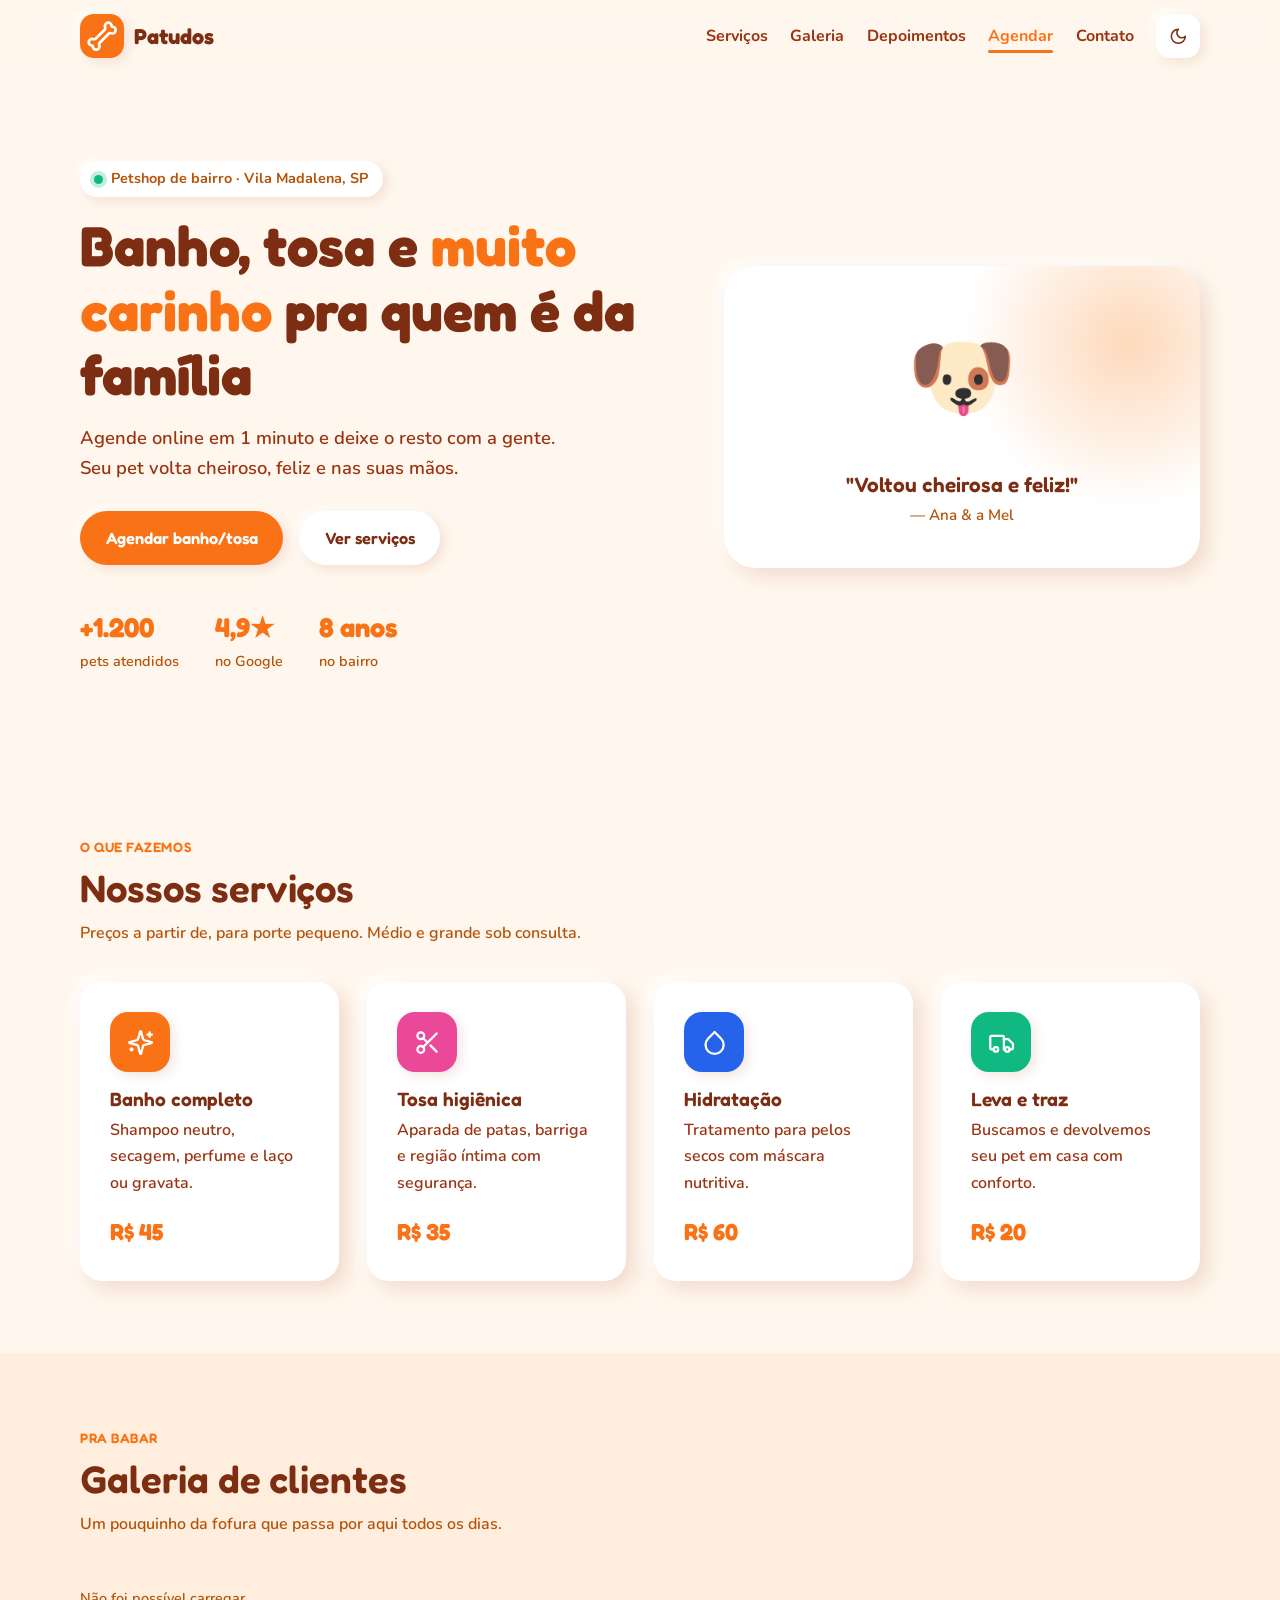
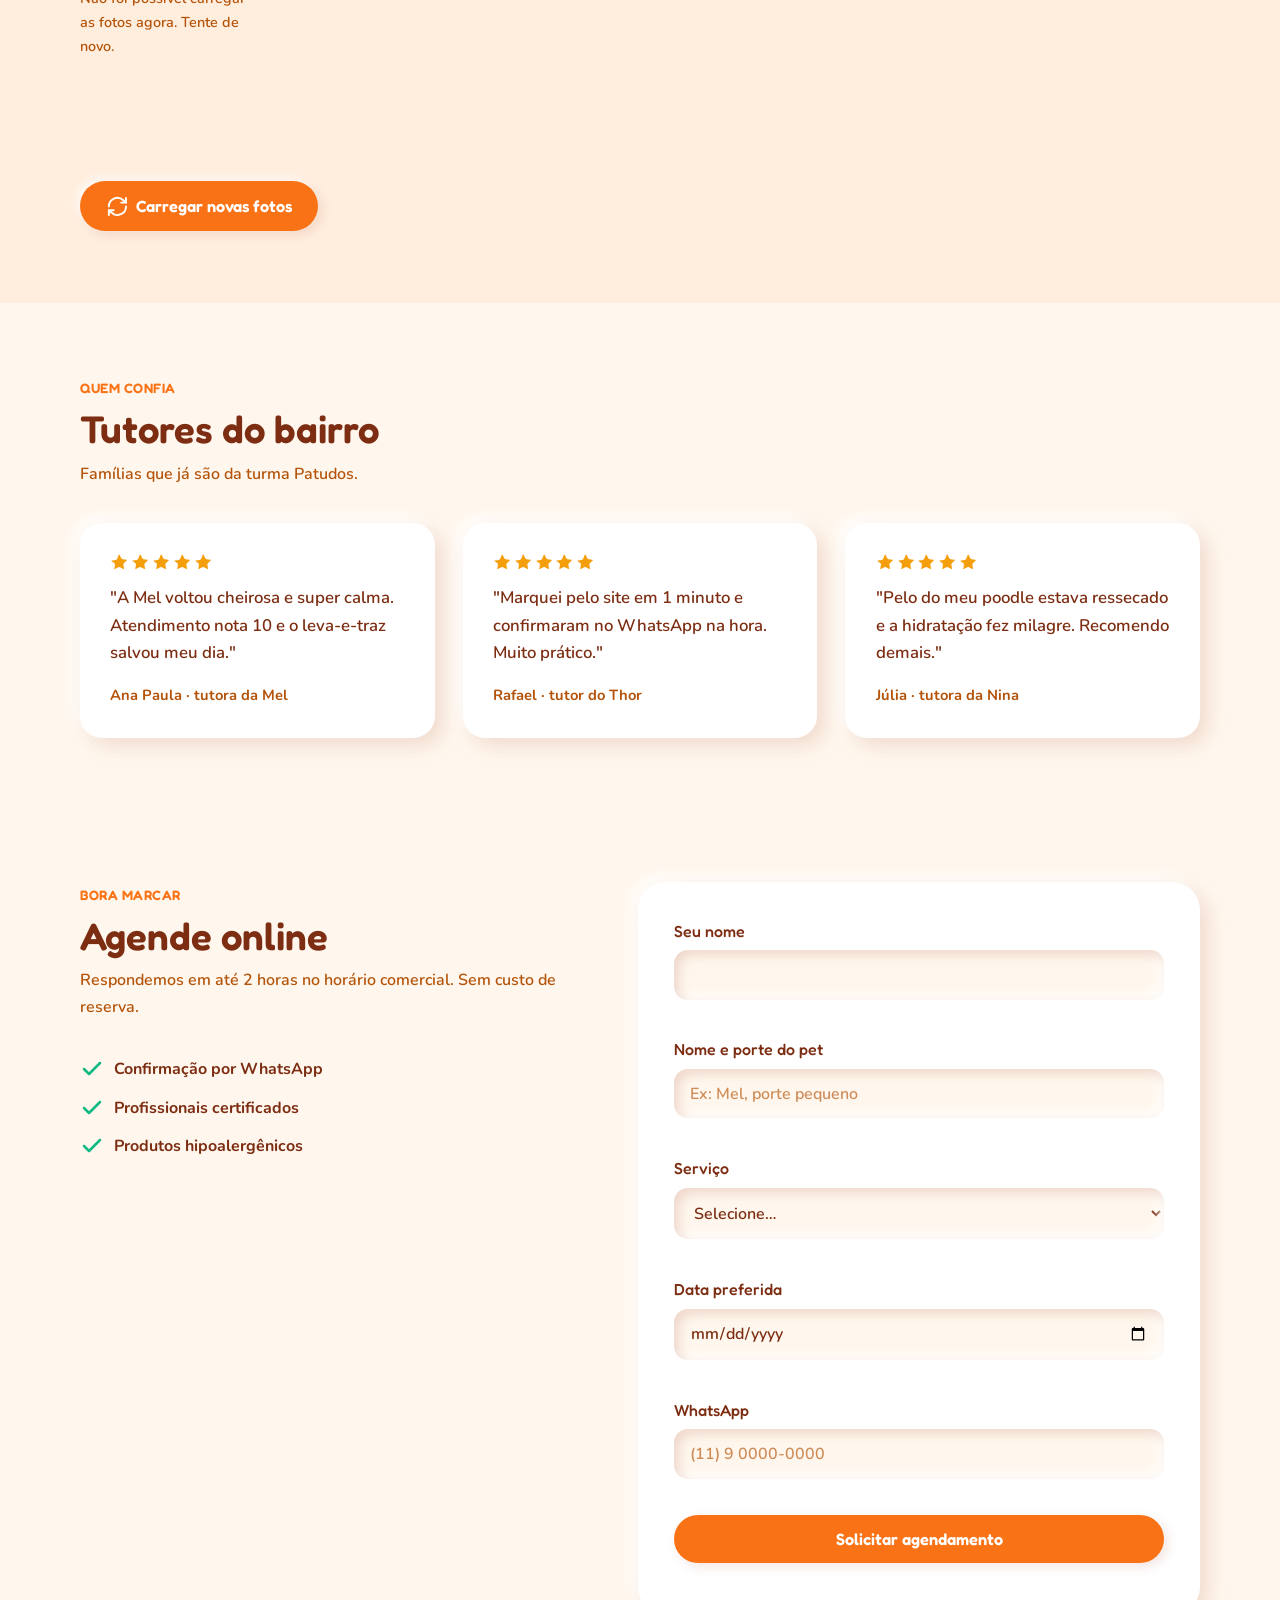
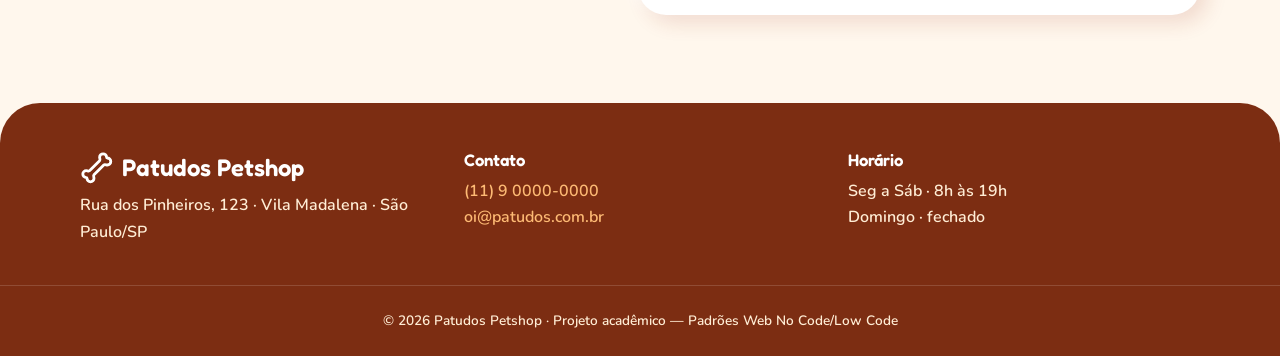
<file: index.html>
<!DOCTYPE html>
<html lang="pt-BR">
<head>
  <meta charset="UTF-8" />
  <meta name="viewport" content="width=device-width, initial-scale=1.0" />
  <meta name="description" content="Patudos Petshop — banho, tosa e cuidados para o seu pet em São Paulo. Agende online com facilidade." />
  <meta name="theme-color" content="#F97316" />
  <title>Patudos Petshop · Banho, Tosa e Carinho</title>

  <!-- Favicon (osso) -->
  <link rel="icon" href="data:image/svg+xml,<svg xmlns='http://www.w3.org/2000/svg' viewBox='0 0 100 100'><text y='.9em' font-size='90'>🦴</text></svg>" />

  <!-- Open Graph -->
  <meta property="og:type" content="website" />
  <meta property="og:title" content="Patudos Petshop · Banho, Tosa e Carinho" />
  <meta property="og:description" content="Agende banho e tosa online para o seu pet em 1 minuto." />
  <meta property="og:locale" content="pt_BR" />

  <!-- Fontes: Fredoka (títulos) + Nunito (corpo) -->
  <link rel="preconnect" href="https://fonts.googleapis.com" />
  <link rel="preconnect" href="https://fonts.gstatic.com" crossorigin />
  <link href="https://fonts.googleapis.com/css2?family=Fredoka:wght@500;600;700&family=Nunito:wght@400;600;700&display=swap" rel="stylesheet" />

  <link rel="preconnect" href="https://dog.ceo" />
  <link rel="stylesheet" href="styles.css" />
</head>
<body>
  <!-- ====== Sprite de ícones SVG (estilo Lucide, stroke 2) ====== -->
  <svg width="0" height="0" style="position:absolute" aria-hidden="true" focusable="false">
    <symbol id="ic-bone" viewBox="0 0 24 24" fill="none" stroke="currentColor" stroke-width="2" stroke-linecap="round" stroke-linejoin="round">
      <path d="M17 10c.7-.7 1.69 0 2.5 0a2.5 2.5 0 1 0 0-5 .5.5 0 0 1-.5-.5 2.5 2.5 0 1 0-5 0c0 .81.7 1.8 0 2.5l-7 7c-.7.7-1.69 0-2.5 0a2.5 2.5 0 0 0 0 5c.28 0 .5.22.5.5a2.5 2.5 0 1 0 5 0c0-.81-.7-1.8 0-2.5z"/>
    </symbol>
    <symbol id="ic-sparkles" viewBox="0 0 24 24" fill="none" stroke="currentColor" stroke-width="2" stroke-linecap="round" stroke-linejoin="round">
      <path d="M9.937 15.5A2 2 0 0 0 8.5 14.063l-6.135-1.582a.5.5 0 0 1 0-.962L8.5 9.936A2 2 0 0 0 9.937 8.5l1.582-6.135a.5.5 0 0 1 .962 0L14.063 8.5A2 2 0 0 0 15.5 9.937l6.135 1.581a.5.5 0 0 1 0 .964L15.5 14.063a2 2 0 0 0-1.437 1.437l-1.582 6.135a.5.5 0 0 1-.962 0z"/>
      <path d="M20 3v4M22 5h-4M4 17v2M5 18H3"/>
    </symbol>
    <symbol id="ic-scissors" viewBox="0 0 24 24" fill="none" stroke="currentColor" stroke-width="2" stroke-linecap="round" stroke-linejoin="round">
      <circle cx="6" cy="6" r="3"/><circle cx="6" cy="18" r="3"/>
      <path d="M20 4 8.12 15.88M14.47 14.48 20 20M8.12 8.12 12 12"/>
    </symbol>
    <symbol id="ic-droplet" viewBox="0 0 24 24" fill="none" stroke="currentColor" stroke-width="2" stroke-linecap="round" stroke-linejoin="round">
      <path d="M12 2.69l5.66 5.66a8 8 0 1 1-11.31 0z"/>
    </symbol>
    <symbol id="ic-truck" viewBox="0 0 24 24" fill="none" stroke="currentColor" stroke-width="2" stroke-linecap="round" stroke-linejoin="round">
      <path d="M5 18H3c-.6 0-1-.4-1-1V7c0-.6.4-1 1-1h10c.6 0 1 .4 1 1v11"/>
      <path d="M14 9h4l4 4v4c0 .6-.4 1-1 1h-2"/>
      <circle cx="7" cy="18" r="2"/><circle cx="17" cy="18" r="2"/>
    </symbol>
    <symbol id="ic-star" viewBox="0 0 24 24" fill="currentColor" stroke="none">
      <path d="M11.5 2.3a.5.5 0 0 1 .95 0l2.3 4.68a2.1 2.1 0 0 0 1.6 1.16l5.17.75a.53.53 0 0 1 .29.9l-3.74 3.64a2.1 2.1 0 0 0-.61 1.88l.88 5.14a.53.53 0 0 1-.77.56l-4.62-2.43a2.1 2.1 0 0 0-1.97 0l-4.62 2.43a.53.53 0 0 1-.77-.56l.88-5.14a2.1 2.1 0 0 0-.61-1.88L2.16 10.7a.53.53 0 0 1 .29-.9l5.17-.76a2.1 2.1 0 0 0 1.6-1.16z"/>
    </symbol>
    <symbol id="ic-check" viewBox="0 0 24 24" fill="none" stroke="currentColor" stroke-width="2.5" stroke-linecap="round" stroke-linejoin="round">
      <path d="M20 6 9 17l-5-5"/>
    </symbol>
    <symbol id="ic-refresh" viewBox="0 0 24 24" fill="none" stroke="currentColor" stroke-width="2" stroke-linecap="round" stroke-linejoin="round">
      <path d="M3 12a9 9 0 0 1 15-6.7L21 8"/><path d="M21 3v5h-5"/>
      <path d="M21 12a9 9 0 0 1-15 6.7L3 16"/><path d="M3 21v-5h5"/>
    </symbol>
    <symbol id="ic-sun" viewBox="0 0 24 24" fill="none" stroke="currentColor" stroke-width="2" stroke-linecap="round" stroke-linejoin="round">
      <circle cx="12" cy="12" r="4"/>
      <path d="M12 2v2M12 20v2M4.93 4.93l1.41 1.41M17.66 17.66l1.41 1.41M2 12h2M20 12h2M6.34 17.66l-1.41 1.41M19.07 4.93l-1.41 1.41"/>
    </symbol>
    <symbol id="ic-moon" viewBox="0 0 24 24" fill="none" stroke="currentColor" stroke-width="2" stroke-linecap="round" stroke-linejoin="round">
      <path d="M12 3a6 6 0 0 0 9 9 9 9 0 1 1-9-9"/>
    </symbol>
    <symbol id="ic-menu" viewBox="0 0 24 24" fill="none" stroke="currentColor" stroke-width="2.5" stroke-linecap="round" stroke-linejoin="round">
      <path d="M4 6h16M4 12h16M4 18h16"/>
    </symbol>
  </svg>

  <!-- Acessibilidade: link de pulo -->
  <a class="skip-link" href="#conteudo">Pular para o conteúdo</a>

  <header class="site-header" id="topo">
    <div class="container nav-wrap">
      <a class="brand" href="#topo" aria-label="Patudos Petshop, página inicial">
        <span class="brand-badge"><svg class="ic" aria-hidden="true"><use href="#ic-bone"/></svg></span>
        <span class="brand-name">Patudos</span>
      </a>

      <button class="nav-toggle" id="navToggle" aria-expanded="false" aria-controls="menu" aria-label="Abrir menu de navegação">
        <svg class="ic" aria-hidden="true"><use href="#ic-menu"/></svg>
      </button>

      <nav aria-label="Navegação principal">
        <ul class="menu" id="menu">
          <li><a href="#servicos">Serviços</a></li>
          <li><a href="#galeria">Galeria</a></li>
          <li><a href="#depoimentos">Depoimentos</a></li>
          <li><a href="#agendar">Agendar</a></li>
          <li><a href="#contato">Contato</a></li>
          <li>
            <button class="theme-btn" id="themeBtn" aria-label="Alternar modo claro e escuro">
              <svg class="ic" id="themeIcon" aria-hidden="true"><use href="#ic-moon"/></svg>
            </button>
          </li>
        </ul>
      </nav>
    </div>
  </header>

  <main id="conteudo">
    <!-- HERO -->
    <section class="hero" aria-labelledby="hero-title">
      <div class="container hero-grid">
        <div class="hero-text">
          <p class="eyebrow"><span class="dot" aria-hidden="true"></span> Petshop de bairro · Vila Madalena, SP</p>
          <h1 id="hero-title">Banho, tosa e <span class="hl">muito carinho</span> pra quem é da família</h1>
          <p class="lead">Agende online em 1 minuto e deixe o resto com a gente. Seu pet volta cheiroso, feliz e nas suas mãos.</p>
          <div class="hero-cta">
            <a class="btn btn-primary" href="#agendar">Agendar banho/tosa</a>
            <a class="btn btn-ghost" href="#servicos">Ver serviços</a>
          </div>
          <dl class="stats">
            <div><dt>+1.200</dt><dd>pets atendidos</dd></div>
            <div><dt>4,9★</dt><dd>no Google</dd></div>
            <div><dt>8 anos</dt><dd>no bairro</dd></div>
          </dl>
        </div>
        <aside class="hero-card" aria-hidden="true">
          <div class="hero-blob"></div>
          <div class="hero-pet">🐶</div>
          <div class="hero-quote">
            <p>"Voltou cheirosa e feliz!"</p>
            <span>— Ana &amp; a Mel</span>
          </div>
        </aside>
      </div>
    </section>

    <!-- SERVIÇOS -->
    <section id="servicos" class="section" aria-labelledby="servicos-title">
      <div class="container">
        <span class="kicker">O que fazemos</span>
        <h2 id="servicos-title">Nossos serviços</h2>
        <p class="section-sub">Preços a partir de, para porte pequeno. Médio e grande sob consulta.</p>
        <ul class="cards" role="list">
          <li class="card">
            <span class="card-icon i-laranja"><svg class="ic" aria-hidden="true"><use href="#ic-sparkles"/></svg></span>
            <h3>Banho completo</h3>
            <p>Shampoo neutro, secagem, perfume e laço ou gravata.</p>
            <strong class="price">R$ 45</strong>
          </li>
          <li class="card">
            <span class="card-icon i-rosa"><svg class="ic" aria-hidden="true"><use href="#ic-scissors"/></svg></span>
            <h3>Tosa higiênica</h3>
            <p>Aparada de patas, barriga e região íntima com segurança.</p>
            <strong class="price">R$ 35</strong>
          </li>
          <li class="card">
            <span class="card-icon i-azul"><svg class="ic" aria-hidden="true"><use href="#ic-droplet"/></svg></span>
            <h3>Hidratação</h3>
            <p>Tratamento para pelos secos com máscara nutritiva.</p>
            <strong class="price">R$ 60</strong>
          </li>
          <li class="card">
            <span class="card-icon i-verde"><svg class="ic" aria-hidden="true"><use href="#ic-truck"/></svg></span>
            <h3>Leva e traz</h3>
            <p>Buscamos e devolvemos seu pet em casa com conforto.</p>
            <strong class="price">R$ 20</strong>
          </li>
        </ul>
      </div>
    </section>

    <!-- GALERIA DINÂMICA (API externa) -->
    <section id="galeria" class="section section-alt" aria-labelledby="galeria-title">
      <div class="container">
        <span class="kicker">Pra babar</span>
        <h2 id="galeria-title">Galeria de clientes</h2>
        <p class="section-sub">Um pouquinho da fofura que passa por aqui todos os dias.</p>
        <div class="gallery" id="gallery" aria-live="polite" aria-busy="true"></div>
        <button class="btn btn-primary" id="reloadGallery">
          <svg class="ic" aria-hidden="true"><use href="#ic-refresh"/></svg> Carregar novas fotos
        </button>
      </div>
    </section>

    <!-- DEPOIMENTOS -->
    <section id="depoimentos" class="section" aria-labelledby="depo-title">
      <div class="container">
        <span class="kicker">Quem confia</span>
        <h2 id="depo-title">Tutores do bairro</h2>
        <p class="section-sub">Famílias que já são da turma Patudos.</p>
        <ul class="depo-grid" role="list">
          <li class="depo">
            <span class="depo-stars" aria-label="5 de 5 estrelas">
              <svg class="ic" aria-hidden="true"><use href="#ic-star"/></svg><svg class="ic" aria-hidden="true"><use href="#ic-star"/></svg><svg class="ic" aria-hidden="true"><use href="#ic-star"/></svg><svg class="ic" aria-hidden="true"><use href="#ic-star"/></svg><svg class="ic" aria-hidden="true"><use href="#ic-star"/></svg>
            </span>
            <p class="depo-text">"A Mel voltou cheirosa e super calma. Atendimento nota 10 e o leva-e-traz salvou meu dia."</p>
            <p class="depo-autor">Ana Paula · tutora da Mel</p>
          </li>
          <li class="depo">
            <span class="depo-stars" aria-label="5 de 5 estrelas">
              <svg class="ic" aria-hidden="true"><use href="#ic-star"/></svg><svg class="ic" aria-hidden="true"><use href="#ic-star"/></svg><svg class="ic" aria-hidden="true"><use href="#ic-star"/></svg><svg class="ic" aria-hidden="true"><use href="#ic-star"/></svg><svg class="ic" aria-hidden="true"><use href="#ic-star"/></svg>
            </span>
            <p class="depo-text">"Marquei pelo site em 1 minuto e confirmaram no WhatsApp na hora. Muito prático."</p>
            <p class="depo-autor">Rafael · tutor do Thor</p>
          </li>
          <li class="depo">
            <span class="depo-stars" aria-label="5 de 5 estrelas">
              <svg class="ic" aria-hidden="true"><use href="#ic-star"/></svg><svg class="ic" aria-hidden="true"><use href="#ic-star"/></svg><svg class="ic" aria-hidden="true"><use href="#ic-star"/></svg><svg class="ic" aria-hidden="true"><use href="#ic-star"/></svg><svg class="ic" aria-hidden="true"><use href="#ic-star"/></svg>
            </span>
            <p class="depo-text">"Pelo do meu poodle estava ressecado e a hidratação fez milagre. Recomendo demais."</p>
            <p class="depo-autor">Júlia · tutora da Nina</p>
          </li>
        </ul>
      </div>
    </section>

    <!-- AGENDAMENTO -->
    <section id="agendar" class="section" aria-labelledby="agendar-title">
      <div class="container form-grid">
        <div>
          <span class="kicker">Bora marcar</span>
          <h2 id="agendar-title">Agende online</h2>
          <p class="section-sub">Respondemos em até 2 horas no horário comercial. Sem custo de reserva.</p>
          <ul class="checklist" role="list">
            <li><svg class="ic" aria-hidden="true"><use href="#ic-check"/></svg> Confirmação por WhatsApp</li>
            <li><svg class="ic" aria-hidden="true"><use href="#ic-check"/></svg> Profissionais certificados</li>
            <li><svg class="ic" aria-hidden="true"><use href="#ic-check"/></svg> Produtos hipoalergênicos</li>
          </ul>
        </div>

        <form id="bookingForm" class="form" novalidate>
          <div class="field">
            <label for="nome">Seu nome</label>
            <input type="text" id="nome" name="nome" required autocomplete="name" />
            <span class="error" data-for="nome"></span>
          </div>
          <div class="field">
            <label for="pet">Nome e porte do pet</label>
            <input type="text" id="pet" name="pet" placeholder="Ex: Mel, porte pequeno" required />
            <span class="error" data-for="pet"></span>
          </div>
          <div class="field">
            <label for="servico">Serviço</label>
            <select id="servico" name="servico" required>
              <option value="">Selecione…</option>
              <option>Banho completo</option>
              <option>Tosa higiênica</option>
              <option>Hidratação</option>
              <option>Leva e traz</option>
            </select>
            <span class="error" data-for="servico"></span>
          </div>
          <div class="field">
            <label for="data">Data preferida</label>
            <input type="date" id="data" name="data" required />
            <span class="error" data-for="data"></span>
          </div>
          <div class="field">
            <label for="whatsapp">WhatsApp</label>
            <input type="tel" id="whatsapp" name="whatsapp" placeholder="(11) 9 0000-0000" required autocomplete="tel" />
            <span class="error" data-for="whatsapp"></span>
          </div>
          <button type="submit" class="btn btn-primary btn-block">Solicitar agendamento</button>
          <p class="form-feedback" id="formFeedback" role="status" aria-live="polite"></p>
        </form>
      </div>
    </section>
  </main>

  <footer id="contato" class="site-footer">
    <div class="container footer-grid">
      <div>
        <h2 class="footer-brand"><svg class="ic" aria-hidden="true"><use href="#ic-bone"/></svg> Patudos Petshop</h2>
        <p>Rua dos Pinheiros, 123 · Vila Madalena · São Paulo/SP</p>
      </div>
      <div>
        <h3>Contato</h3>
        <p><a href="tel:+5511900000000">(11) 9 0000-0000</a></p>
        <p><a href="mailto:oi@patudos.com.br">oi@patudos.com.br</a></p>
      </div>
      <div>
        <h3>Horário</h3>
        <p>Seg a Sáb · 8h às 19h</p>
        <p>Domingo · fechado</p>
      </div>
    </div>
    <p class="copyright">© <span id="ano">2026</span> Patudos Petshop · Projeto acadêmico — Padrões Web No Code/Low Code</p>
  </footer>

  <script src="script.js"></script>
</body>
</html>
</file>
<file: styles.css>
/* ===========================================================
   Patudos Petshop — Claymorphism
   Estilo: 3D macio, chunky, bordas grossas, cantos arredondados,
   sombras duplas (inner+outer). Paleta laranja quente + creme.
   Demonstra: variáveis CSS, layout responsivo, foco visível, dark mode.
   =========================================================== */

:root {
  /* Paleta (design system: playful orange + trust blue) */
  --primary: #F97316;
  --primary-2: #FB923C;
  --accent: #2563EB;
  --rosa: #EC4899;
  --verde: #10B981;
  --bg: #FFF7ED;          /* creme */
  --surface: #FFFFFF;
  --tinta: #7C2D12;        /* marrom escuro p/ títulos */
  --texto: #9A3412;        /* marrom p/ corpo */
  --texto-2: #B45309;
  --borda: #FED7AA;        /* laranja claro */
  --erro: #DC2626;

  /* Claymorphism: sombra dupla (externa + luz interna) */
  --clay: 8px 8px 20px rgba(154, 52, 18, .14), -6px -6px 16px rgba(255, 255, 255, .9);
  --clay-sm: 4px 4px 12px rgba(154, 52, 18, .12), -3px -3px 9px rgba(255, 255, 255, .85);
  --clay-press: inset 5px 5px 12px rgba(154, 52, 18, .16), inset -5px -5px 12px rgba(255, 255, 255, .85);

  --raio: 22px;
  --raio-sm: 16px;
  --container: 1120px;
  font-size: 16px;
}

[data-tema="escuro"] {
  --primary: #FB923C;
  --primary-2: #F97316;
  --accent: #60A5FA;
  --bg: #1C1410;
  --surface: #2A201A;
  --tinta: #FFEDD5;
  --texto: #FED7AA;
  --texto-2: #FDBA74;
  --borda: #4A3526;
  --clay: 8px 8px 20px rgba(0, 0, 0, .45), -6px -6px 16px rgba(255, 255, 255, .04);
  --clay-sm: 4px 4px 12px rgba(0, 0, 0, .4), -3px -3px 9px rgba(255, 255, 255, .03);
  --clay-press: inset 5px 5px 12px rgba(0, 0, 0, .5), inset -5px -5px 12px rgba(255, 255, 255, .04);
}

* { box-sizing: border-box; margin: 0; padding: 0; }

html { scroll-behavior: smooth; }
section[id] { scroll-margin-top: 90px; }

body {
  font-family: "Nunito", system-ui, -apple-system, sans-serif;
  color: var(--texto);
  background: var(--bg);
  line-height: 1.65;
  font-weight: 600;
  transition: background .3s, color .3s;
}

h1, h2, h3 { font-family: "Fredoka", system-ui, sans-serif; color: var(--tinta); line-height: 1.15; font-weight: 600; }

a { color: var(--accent); text-decoration: none; }
a:hover { text-decoration: underline; }

img { max-width: 100%; display: block; }

.ic { width: 1.4em; height: 1.4em; display: inline-block; vertical-align: middle; flex: none; }

.container { width: min(var(--container), 92%); margin-inline: auto; }

/* --- Acessibilidade --- */
.skip-link {
  position: absolute; left: -999px; top: 0;
  background: var(--primary); color: #fff;
  padding: .75rem 1rem; z-index: 100; border-radius: 0 0 12px 0; font-weight: 700;
}
.skip-link:focus { left: 0; }

:focus-visible { outline: 3px solid var(--accent); outline-offset: 3px; border-radius: 8px; }

/* --- Botões (clay) --- */
.btn {
  display: inline-flex; align-items: center; gap: .5rem;
  padding: .85rem 1.6rem; border-radius: 999px;
  font-family: "Fredoka", sans-serif; font-weight: 600; font-size: 1.02rem;
  border: none; cursor: pointer;
  transition: transform .2s ease-out, box-shadow .2s ease-out, background .2s;
}
.btn-primary { background: var(--primary); color: #fff; box-shadow: var(--clay-sm); }
.btn-primary:hover { transform: translateY(-3px); text-decoration: none; }
.btn-primary:active { transform: translateY(0); box-shadow: var(--clay-press); }
.btn-ghost { background: var(--surface); color: var(--tinta); box-shadow: var(--clay-sm); }
.btn-ghost:hover { transform: translateY(-3px); text-decoration: none; }
.btn-block { width: 100%; justify-content: center; }

/* --- Header / Navegação --- */
.site-header {
  position: sticky; top: 0; z-index: 50;
  background: color-mix(in srgb, var(--bg) 88%, transparent);
  backdrop-filter: blur(10px);
}
.nav-wrap { display: flex; align-items: center; justify-content: space-between; padding: .9rem 0; }
.brand { display: flex; align-items: center; gap: .6rem; font-family: "Fredoka", sans-serif; font-weight: 700; color: var(--tinta); font-size: 1.35rem; }
.brand:hover { text-decoration: none; }
.brand-badge {
  display: grid; place-items: center; width: 44px; height: 44px;
  background: var(--primary); color: #fff; border-radius: 14px; box-shadow: var(--clay-sm);
}
.brand-badge .ic { width: 1.5em; height: 1.5em; }

.menu { list-style: none; display: flex; gap: 1.4rem; align-items: center; }
.menu a { color: var(--texto); font-weight: 700; position: relative; }
.menu a:hover { color: var(--primary); text-decoration: none; }
.menu a.ativo { color: var(--primary); }
.menu a.ativo::after { content: ""; position: absolute; left: 0; right: 0; bottom: -6px; height: 3px; background: var(--primary); border-radius: 3px; }

.theme-btn {
  display: grid; place-items: center; width: 44px; height: 44px;
  background: var(--surface); color: var(--tinta);
  border: none; border-radius: 14px; cursor: pointer; box-shadow: var(--clay-sm);
  transition: transform .2s;
}
.theme-btn:hover { transform: translateY(-2px); }
.theme-btn:active { box-shadow: var(--clay-press); }

.nav-toggle {
  display: none; place-items: center; width: 46px; height: 46px;
  background: var(--surface); color: var(--tinta);
  border: none; border-radius: 14px; cursor: pointer; box-shadow: var(--clay-sm);
}

/* --- Hero --- */
.hero { padding: clamp(2.5rem, 7vw, 5.5rem) 0; }
.hero-grid { display: grid; grid-template-columns: 1.25fr 1fr; gap: 3rem; align-items: center; }
.eyebrow { display: inline-flex; align-items: center; gap: .5rem; color: var(--texto-2); font-weight: 700; font-size: .9rem; background: var(--surface); padding: .4rem .9rem; border-radius: 999px; box-shadow: var(--clay-sm); }
.eyebrow .dot { width: 9px; height: 9px; border-radius: 50%; background: var(--verde); box-shadow: 0 0 0 4px color-mix(in srgb, var(--verde) 25%, transparent); }
.hero h1 { font-size: clamp(2.1rem, 5.2vw, 3.5rem); margin: 1rem 0; font-weight: 700; }
.hero h1 .hl { color: var(--primary); }
.lead { font-size: 1.15rem; margin-bottom: 1.75rem; max-width: 46ch; }
.hero-cta { display: flex; gap: 1rem; flex-wrap: wrap; }

.stats { display: flex; gap: 2.25rem; margin-top: 2.5rem; flex-wrap: wrap; }
.stats dt { font-family: "Fredoka", sans-serif; font-size: 1.7rem; font-weight: 700; color: var(--primary); }
.stats dd { font-size: .9rem; color: var(--texto-2); }

.hero-card {
  position: relative; background: var(--surface);
  border-radius: 32px; box-shadow: var(--clay);
  padding: 2.5rem; text-align: center; overflow: hidden;
}
.hero-blob { position: absolute; inset: -30% -20% auto auto; width: 70%; aspect-ratio: 1; background: radial-gradient(circle, var(--primary-2), transparent 70%); opacity: .35; border-radius: 50%; }
.hero-pet { font-size: 5.5rem; position: relative; }
.hero-quote { position: relative; margin-top: 1rem; }
.hero-quote p { font-family: "Fredoka", sans-serif; font-size: 1.3rem; color: var(--tinta); }
.hero-quote span { color: var(--texto-2); font-size: .95rem; }

/* --- Seções --- */
.section { padding: clamp(2.75rem, 6vw, 4.5rem) 0; }
.section-alt { background: color-mix(in srgb, var(--primary) 7%, var(--bg)); }
.kicker { display: inline-block; font-family: "Fredoka", sans-serif; color: var(--primary); font-weight: 600; letter-spacing: .04em; text-transform: uppercase; font-size: .85rem; }
.section h2 { font-size: clamp(1.7rem, 4vw, 2.4rem); margin: .35rem 0 0; }
.section-sub { margin: .6rem 0 2.25rem; max-width: 58ch; color: var(--texto-2); }

/* --- Cards de serviços (clay) --- */
.cards { list-style: none; display: grid; grid-template-columns: repeat(auto-fit, minmax(220px, 1fr)); gap: 1.75rem; }
.card {
  background: var(--surface); border-radius: var(--raio);
  padding: 1.9rem; box-shadow: var(--clay);
  transition: transform .25s ease-out;
}
.card:hover { transform: translateY(-8px); }
.card-icon { display: grid; place-items: center; width: 60px; height: 60px; border-radius: 18px; color: #fff; box-shadow: var(--clay-sm); margin-bottom: 1rem; }
.card-icon .ic { width: 1.7em; height: 1.7em; }
.i-laranja { background: var(--primary); }
.i-rosa { background: var(--rosa); }
.i-azul { background: var(--accent); }
.i-verde { background: var(--verde); }
.card h3 { font-size: 1.2rem; margin-bottom: .4rem; }
.price { display: block; margin-top: 1rem; color: var(--primary); font-family: "Fredoka", sans-serif; font-size: 1.45rem; font-weight: 700; }

/* --- Galeria --- */
.gallery { display: grid; grid-template-columns: repeat(auto-fill, minmax(160px, 1fr)); gap: 1.1rem; margin-bottom: 1.75rem; min-height: 180px; }
.gallery img { aspect-ratio: 1; object-fit: cover; border-radius: var(--raio-sm); width: 100%; box-shadow: var(--clay-sm); background: var(--borda); }
.gallery-status { margin-top: .9rem; font-size: .9rem; color: var(--texto-2); }
.skeleton { aspect-ratio: 1; border-radius: var(--raio-sm); background: linear-gradient(90deg, var(--borda), color-mix(in srgb, var(--borda) 40%, var(--surface)), var(--borda)); background-size: 200% 100%; animation: shimmer 1.3s infinite; }
@keyframes shimmer { from { background-position: 200% 0; } to { background-position: -200% 0; } }

/* --- Depoimentos --- */
.depo-grid { list-style: none; display: grid; grid-template-columns: repeat(auto-fit, minmax(270px, 1fr)); gap: 1.75rem; }
.depo { background: var(--surface); border-radius: var(--raio); padding: 1.9rem; box-shadow: var(--clay); }
.depo-stars { display: inline-flex; gap: .15rem; color: #F59E0B; margin-bottom: .75rem; }
.depo-stars .ic { width: 1.15em; height: 1.15em; }
.depo-text { font-size: 1.05rem; color: var(--tinta); }
.depo-autor { margin-top: 1rem; font-size: .92rem; color: var(--texto-2); font-weight: 700; }

/* --- Formulário (clay) --- */
.form-grid { display: grid; grid-template-columns: 1fr 1.1fr; gap: 3rem; align-items: start; }
.checklist { list-style: none; margin-top: 1.5rem; display: grid; gap: .75rem; }
.checklist li { display: flex; align-items: center; gap: .6rem; font-weight: 700; color: var(--tinta); }
.checklist .ic { color: var(--verde); width: 1.5em; height: 1.5em; }

.form { background: var(--surface); border-radius: 28px; padding: 2.25rem; box-shadow: var(--clay); }
.field { margin-bottom: 1.15rem; }
.field label { display: block; font-family: "Fredoka", sans-serif; font-weight: 500; color: var(--tinta); margin-bottom: .4rem; }
.field input, .field select {
  width: 100%; padding: .85rem 1rem;
  border: none; border-radius: 14px; font-size: 1rem; font-family: "Nunito", sans-serif; font-weight: 600;
  background: var(--bg); color: var(--tinta); box-shadow: var(--clay-press);
}
.field input::placeholder { color: var(--texto-2); opacity: .65; }
.field input:focus, .field select:focus { outline: none; box-shadow: var(--clay-press), 0 0 0 3px color-mix(in srgb, var(--accent) 40%, transparent); }
.error { color: var(--erro); font-size: .85rem; display: block; margin-top: .3rem; min-height: 1em; font-weight: 700; }
.field.invalid input, .field.invalid select { box-shadow: var(--clay-press), 0 0 0 2px var(--erro); }
.form-feedback { margin-top: 1rem; font-weight: 700; color: var(--erro); }
.form-feedback.ok { color: var(--verde); }

/* --- Footer --- */
.site-footer { background: var(--tinta); color: #FFEDD5; padding: 3rem 0 1.5rem; margin-top: 1rem; border-radius: 40px 40px 0 0; }
[data-tema="escuro"] .site-footer { background: #120C08; }
.footer-grid { display: grid; grid-template-columns: repeat(3, 1fr); gap: 2rem; }
.footer-brand { display: flex; align-items: center; gap: .5rem; color: #fff; margin-bottom: .5rem; }
.site-footer h3 { color: #fff; font-size: 1.05rem; margin-bottom: .5rem; }
.site-footer p { color: #FFEDD5; }
.site-footer a { color: #FDBA74; }
.copyright { text-align: center; margin-top: 2.5rem; padding-top: 1.5rem; border-top: 1px solid rgba(255,255,255,.15); font-size: .85rem; }

/* ===========================================================
   RESPONSIVIDADE — mobile first
   =========================================================== */
@media (max-width: 860px) {
  .nav-toggle { display: grid; }
  .menu {
    position: absolute; top: calc(100% + 8px); left: 4%; right: 4%;
    background: var(--surface); flex-direction: column; gap: 0;
    padding: .75rem 1.25rem; border-radius: var(--raio); box-shadow: var(--clay);
    display: none;
  }
  .menu.open { display: flex; }
  .menu li { width: 100%; padding: .55rem 0; border-bottom: 1px solid var(--borda); }
  .menu li:last-child { border-bottom: none; padding-top: .75rem; }

  .hero-grid, .form-grid { grid-template-columns: 1fr; }
  .hero-card { max-width: 420px; margin-inline: auto; }
  .footer-grid { grid-template-columns: 1fr; gap: 1.5rem; }
  .site-footer { border-radius: 28px 28px 0 0; }
}

@media (prefers-reduced-motion: reduce) {
  * { animation: none !important; transition: none !important; scroll-behavior: auto !important; }
}
</file>
